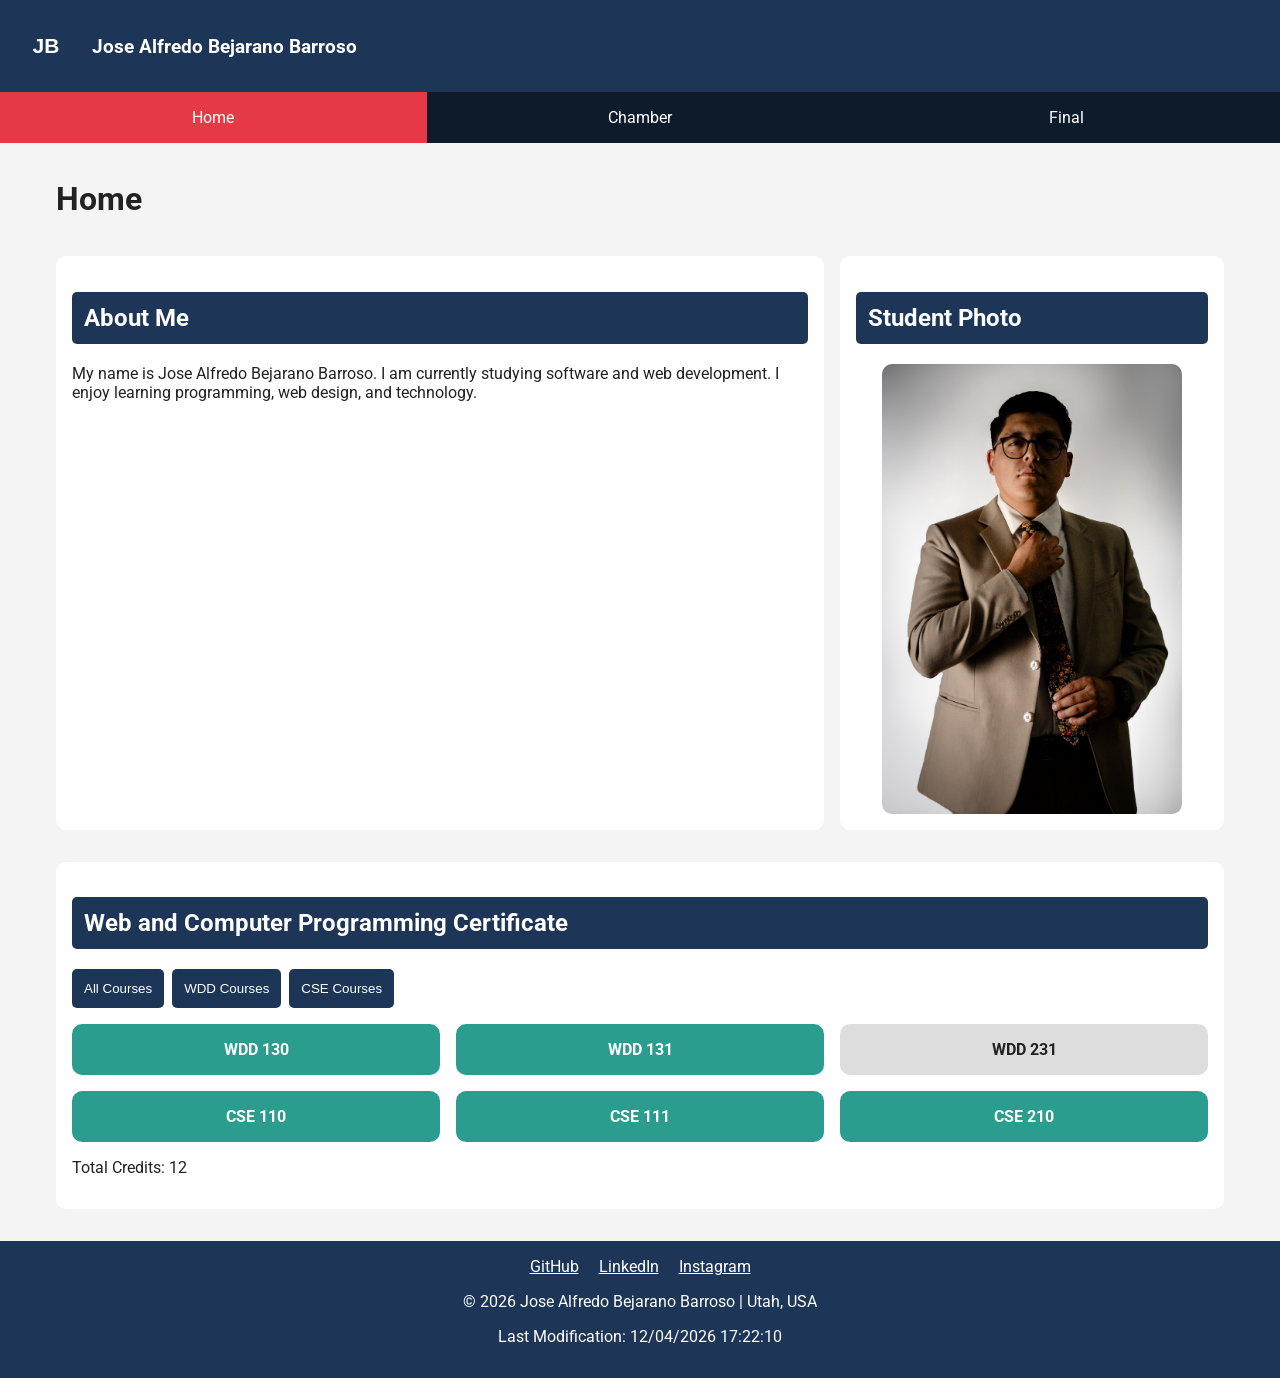
<file: index.html>
<!DOCTYPE html>
<html lang="en">
<head>
  <meta charset="UTF-8">
  <meta name="viewport" content="width=device-width, initial-scale=1.0">

  <title>WDD 231 | Home</title>

  <meta name="description" content="WDD231 course home page">
  <meta name="author" content="Jose Alfredo Bejarano Barroso">

  <link rel="preconnect" href="https://fonts.googleapis.com">
  <link rel="preconnect" href="https://fonts.gstatic.com" crossorigin>

  <link href="https://fonts.googleapis.com/css2?family=Roboto:wght@400;700&display=swap" rel="stylesheet">

  <link rel="stylesheet" href="styles/small.css">
  <link rel="stylesheet" href="styles/larger.css">

  <script src="scripts/navigation.js" defer></script>
  <script src="scripts/date.js" defer></script>
  <script src="scripts/course.js" defer></script>
</head>

<body>

<header>
  <img src="images/logo.svg" alt="Website Logo" width="60" height="60">

  <span>Jose Alfredo Bejarano Barroso</span>

  <button id="menu"></button>
</header>

<nav id="nav">
  <a href="index.html" class="active">Home</a>
  <a href="chamber/index.html">Chamber</a>
  <a href="#">Final</a>
</nav>

<main>

  <h1>Home</h1>

  <section>
    <h2>About Me</h2>

    <p>
      My name is Jose Alfredo Bejarano Barroso. I am currently studying software and web development.
      I enjoy learning programming, web design, and technology.
    </p>
  </section>

  <section>
    <h2>Student Photo</h2>

    <img src="images/profile.webp" alt="Student Photo" class="profile">
  </section>

  <section>
    <h2>Web and Computer Programming Certificate</h2>

    <div class="filters">
      <button id="all">All Courses</button>
      <button id="wdd">WDD Courses</button>
      <button id="cse">CSE Courses</button>
    </div>

    <div id="courses"></div>

    <p>Total Credits: <span id="totalCredits"></span></p>
  </section>

</main>

<footer>

  <div class="social">
    <a href="https://github.com/josebejarano543-ux" target="_blank">GitHub</a>

    <a href="https://linkedin.com" target="_blank">LinkedIn</a>

    <a href="https://instagram.com" target="_blank">Instagram</a>
  </div>

  <p>
    &copy;
    <span id="currentyear"></span>
    Jose Alfredo Bejarano Barroso | Utah, USA
  </p>

  <p id="lastModified"></p>

</footer>

</body>
</html>
</file>
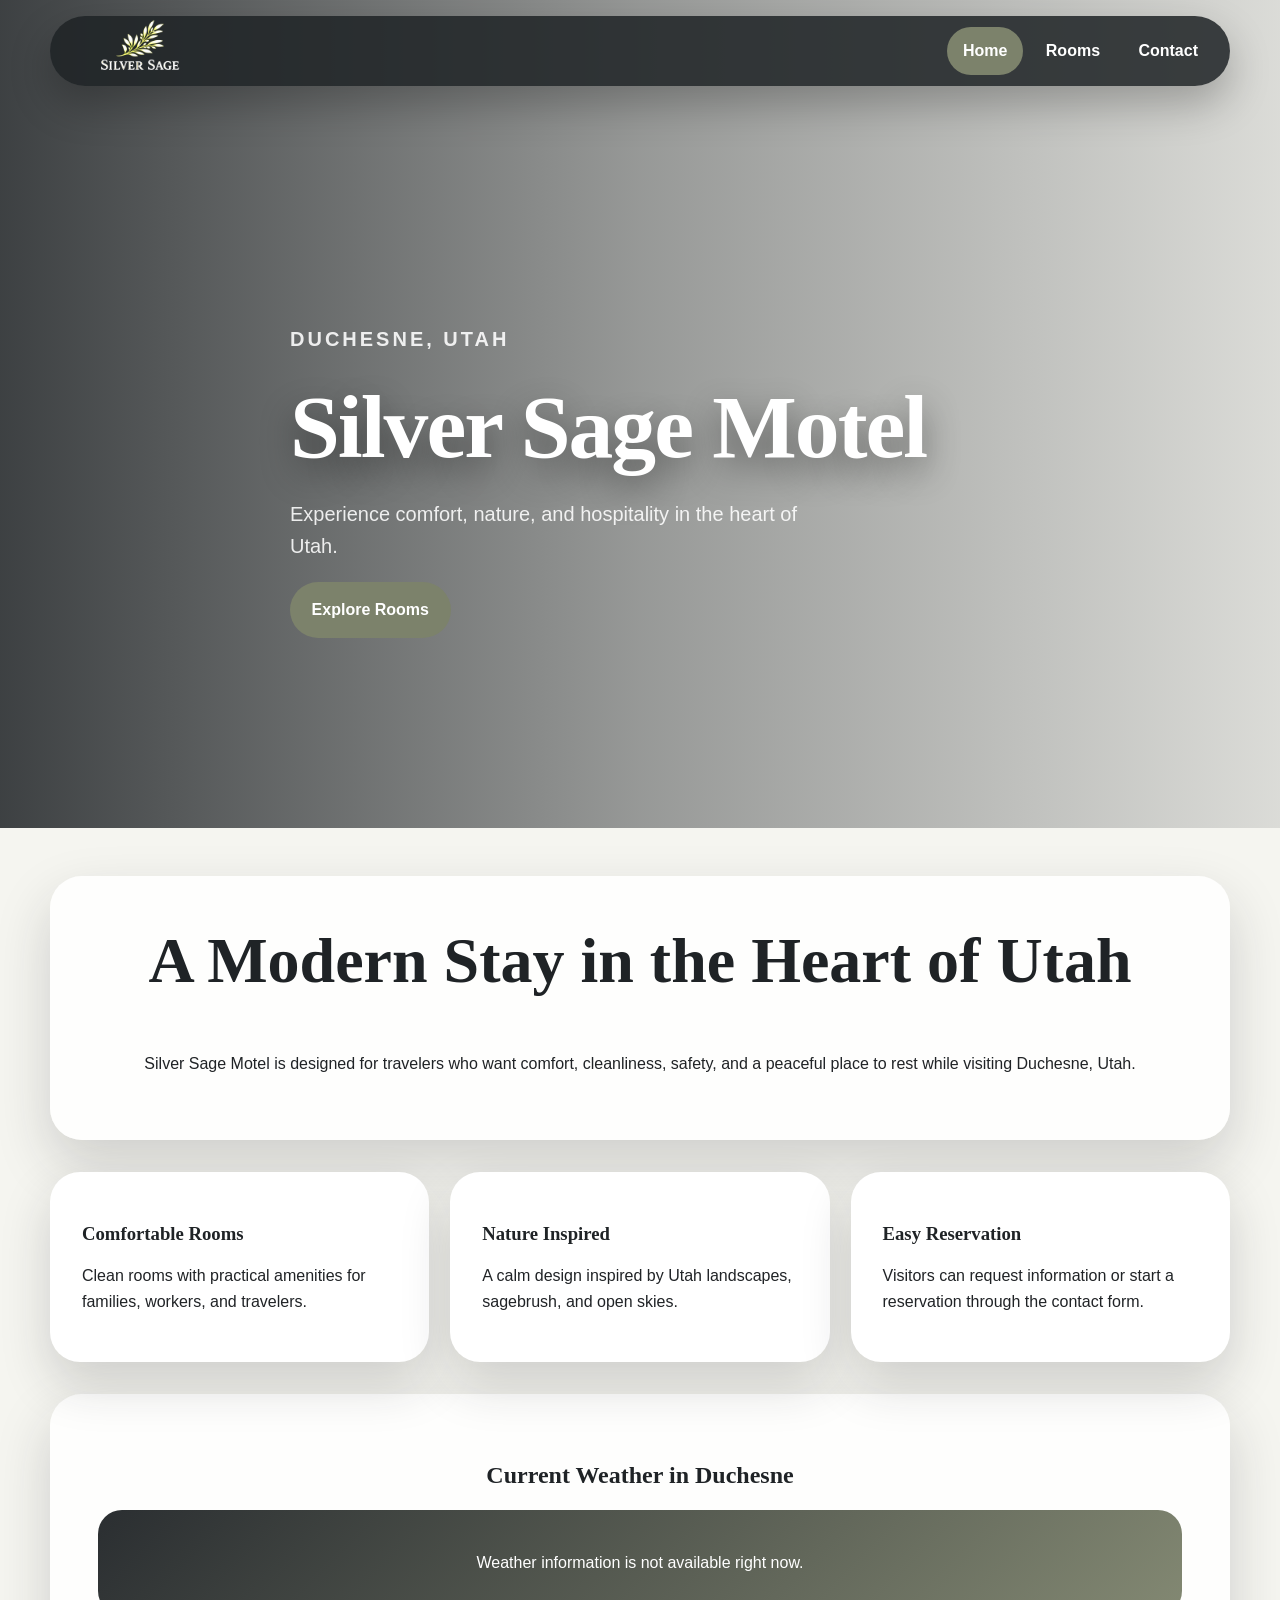
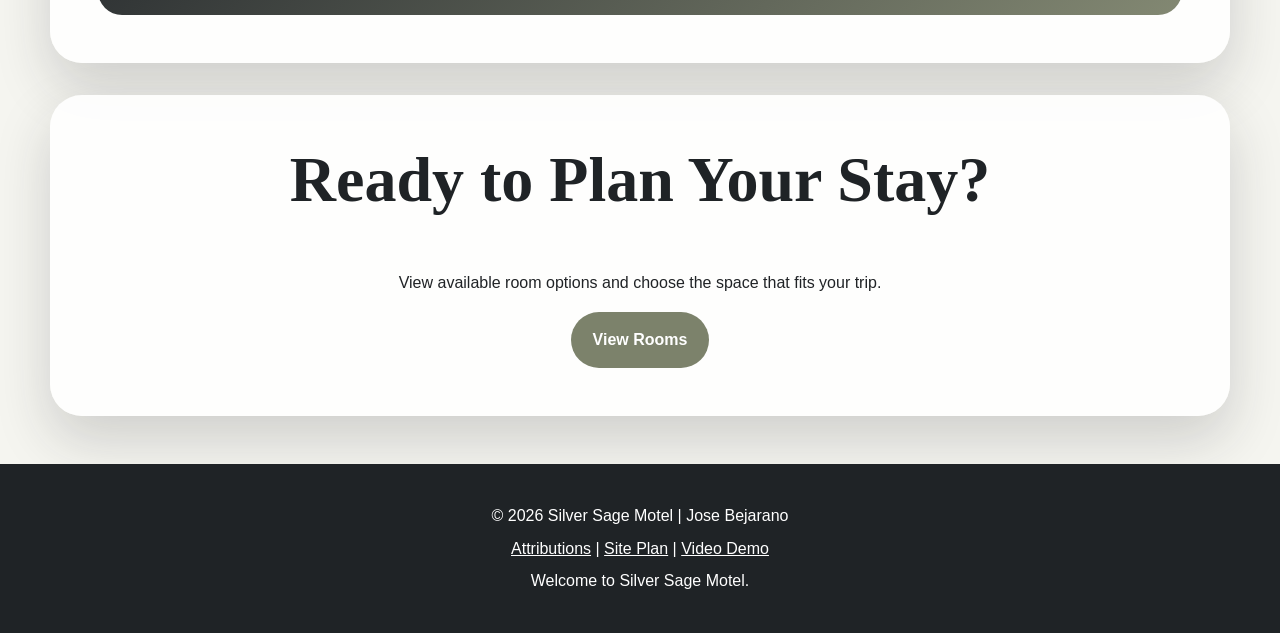
<file: finalproject/index.html>
<!DOCTYPE html>
<html lang="en">
<head>
  <meta charset="UTF-8">
  <meta name="viewport" content="width=device-width, initial-scale=1.0">
  <meta name="author" content="Jose Bejarano">
  <meta name="description" content="Silver Sage Motel in Duchesne, Utah offers comfortable rooms, modern amenities, and a welcoming place to stay.">
  <meta property="og:title" content="Silver Sage Motel">
  <meta property="og:description" content="Comfort inspired by nature in Duchesne, Utah.">
  <meta property="og:type" content="website">
  <title>Silver Sage Motel | Home</title>
  <link rel="icon" href="favicon.ico">
  <link rel="stylesheet" href="styles/styles.css">
  <script type="module" src="scripts/main.js"></script>
  <script type="module" src="scripts/weather.js"></script>
</head>

<body>
  <header>
    <nav class="navbar">
      <a class="logo" href="index.html">
        <img src="images/logo-transparent.png" alt="Silver Sage Motel Logo">
      </a>

      <button id="menu-button" aria-label="Open navigation menu">☰</button>

      <ul id="nav-menu">
        <li><a href="index.html" class="active">Home</a></li>
        <li><a href="rooms.html">Rooms</a></li>
        <li><a href="contact.html">Contact</a></li>
      </ul>
    </nav>

    <section class="hero">
      <div class="hero-text">
        <p class="eyebrow">Duchesne, Utah</p>
        <h1>Silver Sage Motel</h1>
        <p>Experience comfort, nature, and hospitality in the heart of Utah.</p>
        <a class="button" href="rooms.html">Explore Rooms</a>
      </div>
    </section>
  </header>

  <main>
    <section class="intro">
      <h2>A Modern Stay in the Heart of Utah</h2>
      <p>
        Silver Sage Motel is designed for travelers who want comfort, cleanliness,
        safety, and a peaceful place to rest while visiting Duchesne, Utah.
      </p>
    </section>

    <section class="cards">
      <article>
        <h3>Comfortable Rooms</h3>
        <p>Clean rooms with practical amenities for families, workers, and travelers.</p>
      </article>

      <article>
        <h3>Nature Inspired</h3>
        <p>A calm design inspired by Utah landscapes, sagebrush, and open skies.</p>
      </article>

      <article>
        <h3>Easy Reservation</h3>
        <p>Visitors can request information or start a reservation through the contact form.</p>
      </article>
    </section>

    <section class="weather-section">
      <h2>Current Weather in Duchesne</h2>
      <div id="weather-card" class="weather-card">
        Loading weather...
      </div>
    </section>

    <section class="cta">
      <h2>Ready to Plan Your Stay?</h2>
      <p>View available room options and choose the space that fits your trip.</p>
      <a class="button" href="rooms.html">View Rooms</a>
    </section>
  </main>

  <footer>
    <p>&copy; <span id="year"></span> Silver Sage Motel | Jose Bejarano</p>
    <p>
      <a href="attributions.html">Attributions</a> |
      <a href="siteplan.html">Site Plan</a> |
      <a href="#">Video Demo</a>
    </p>
    <p id="visit-message"></p>
  </footer>
</body>
</html>
</file>
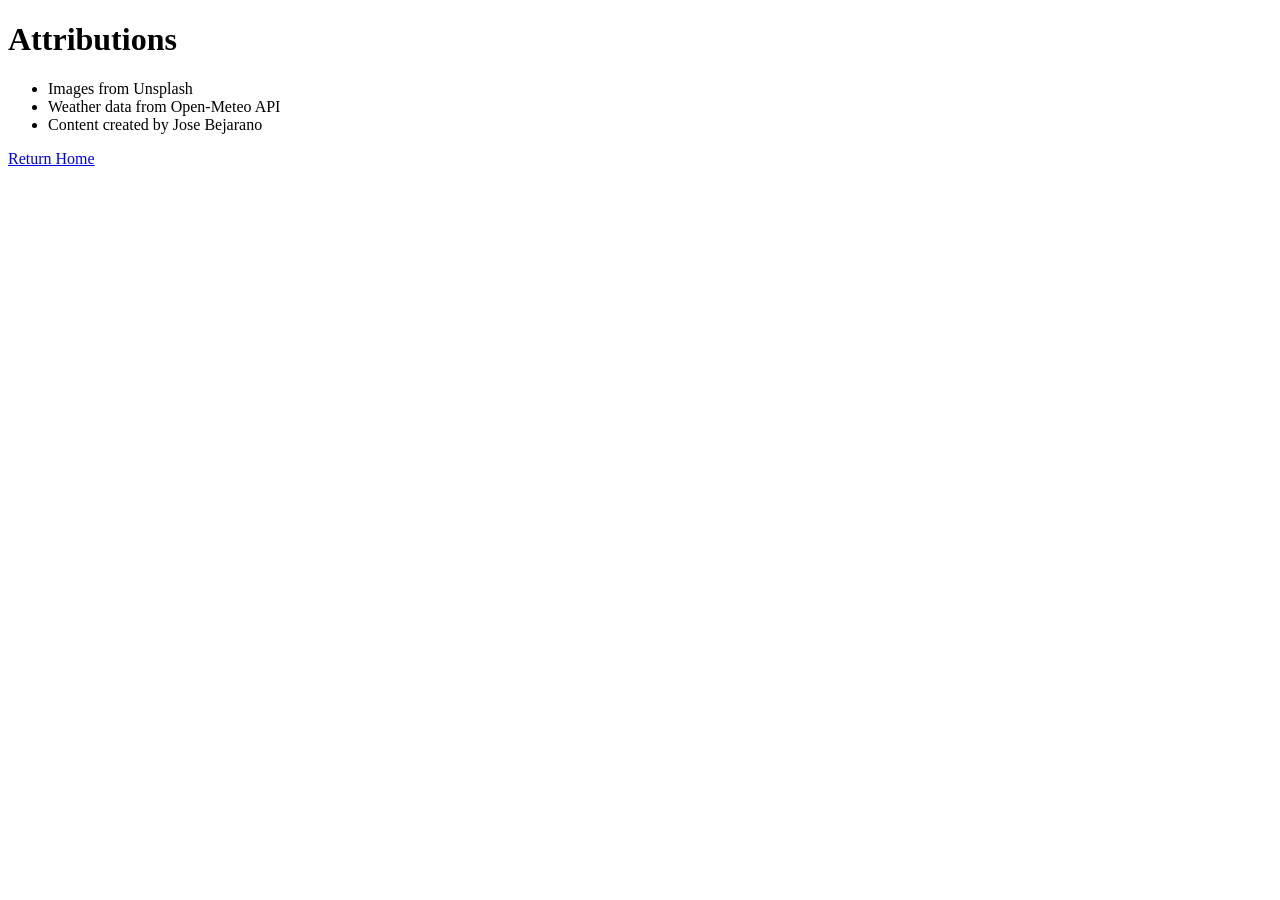
<file: finalproject/attributions.html>
<!DOCTYPE html>
<html lang="en">
<head>
<meta charset="UTF-8">
<meta name="viewport" content="width=device-width, initial-scale=1.0">
<title>Attributions</title>
</head>
<body>

<h1>Attributions</h1>

<ul>
<li>Images from Unsplash</li>
<li>Weather data from Open-Meteo API</li>
<li>Content created by Jose Bejarano</li>
</ul>

<a href="index.html">Return Home</a>

</body>
</html>
</file>
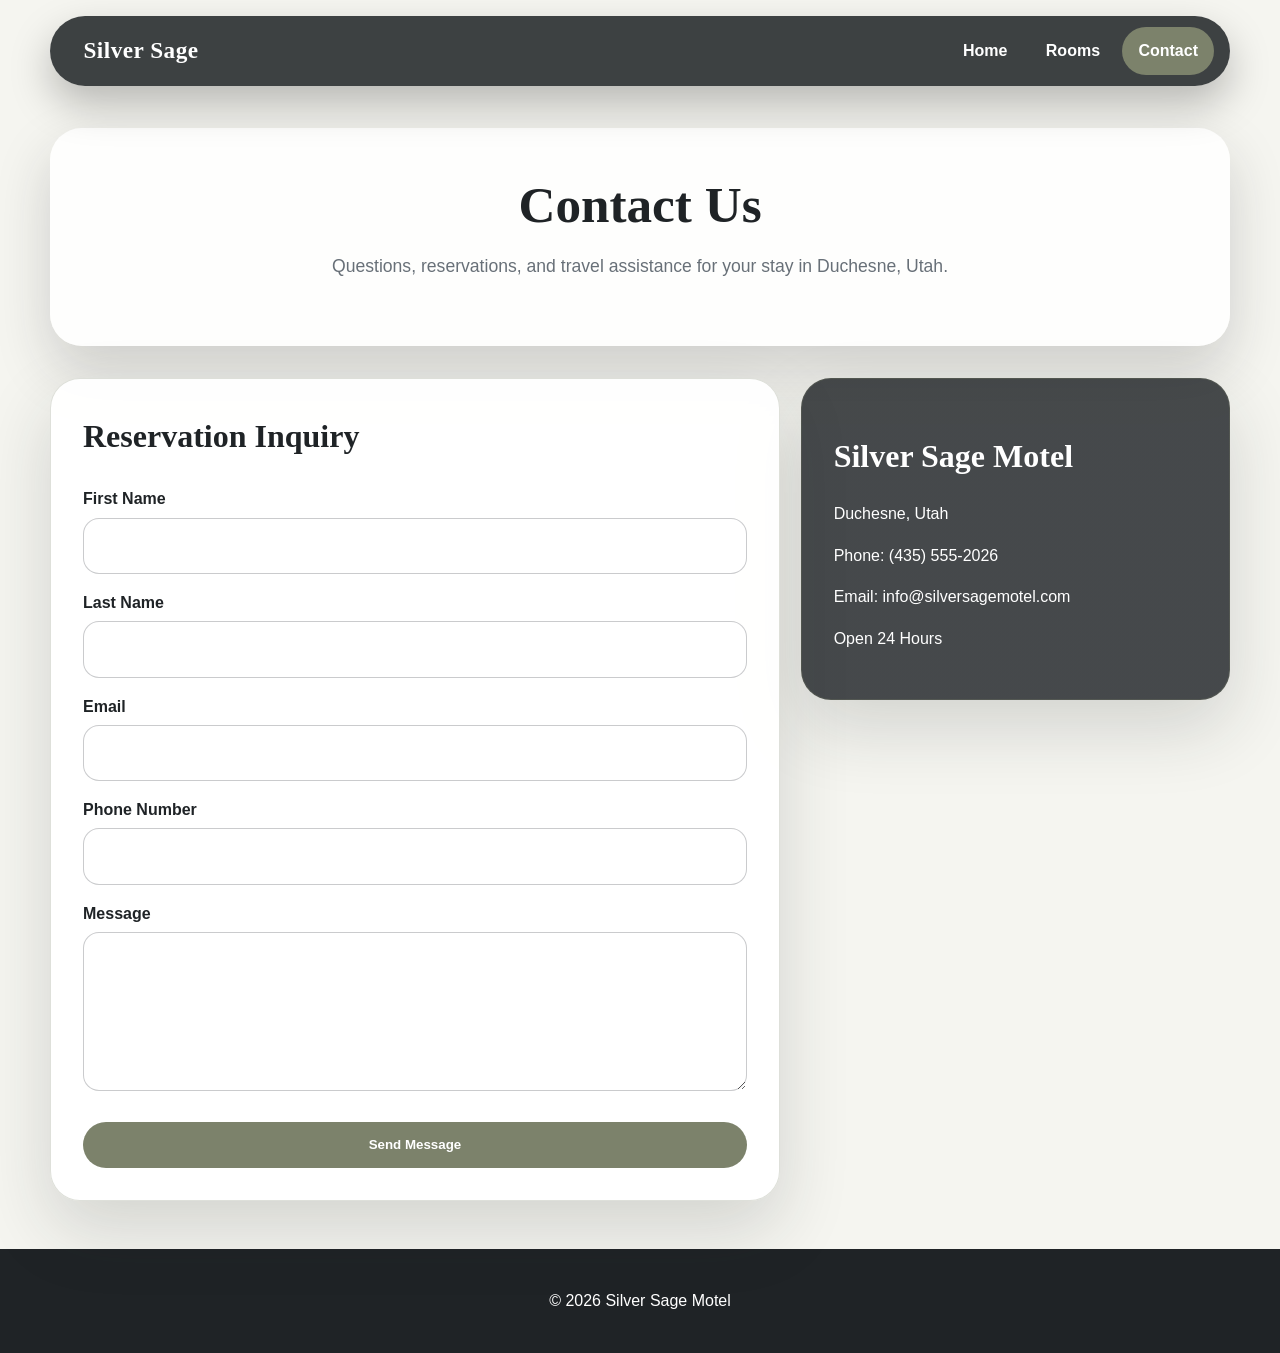
<file: finalproject/contact.html>
<!DOCTYPE html>
<html lang="en">
<head>
<meta charset="UTF-8">
<meta name="viewport" content="width=device-width, initial-scale=1.0">
<meta name="author" content="Jose Bejarano">
<meta name="description" content="Contact Silver Sage Motel in Duchesne, Utah.">
<title>Silver Sage Motel | Contact</title>

<link rel="stylesheet" href="styles/styles.css">

<script type="module" src="scripts/main.js"></script>
<script type="module" src="scripts/form.js"></script>
</head>

<body>

<header>
<nav class="navbar">
<a class="logo text-logo" href="index.html">Silver Sage</a>

<button id="menu-button">☰</button>

<ul id="nav-menu">
<li><a href="index.html">Home</a></li>
<li><a href="rooms.html">Rooms</a></li>
<li><a href="contact.html" class="active">Contact</a></li>
</ul>
</nav>
</header>

<main>

<section class="page-title">
<h1>Contact Us</h1>
<p>Questions, reservations, and travel assistance for your stay in Duchesne, Utah.</p>
</section>

<section class="contact-layout">

<form class="contact-form"
      action="form-action.html"
      method="get">

<label for="first">First Name</label>
<input type="text" id="first" name="first" required>

<label for="last">Last Name</label>
<input type="text" id="last" name="last" required>

<label for="email">Email</label>
<input type="email" id="email" name="email" required>

<label for="phone">Phone Number</label>
<input type="tel" id="phone" name="phone">

<label for="message">Message</label>
<textarea id="message"
          name="message"
          rows="5"
          required></textarea>

<button class="button" type="submit">
Send Message
</button>

</form>

<div class="contact-card">

<h2>Silver Sage Motel</h2>

<p>
Duchesne, Utah
</p>

<p>
Phone: (435) 555-2026
</p>

<p>
Email: info@silversagemotel.com
</p>

<p>
Open 24 Hours
</p>

</div>

</section>

</main>

<footer>
<p>&copy; <span id="year"></span> Silver Sage Motel</p>
</footer>

</body>
</html>
</file>
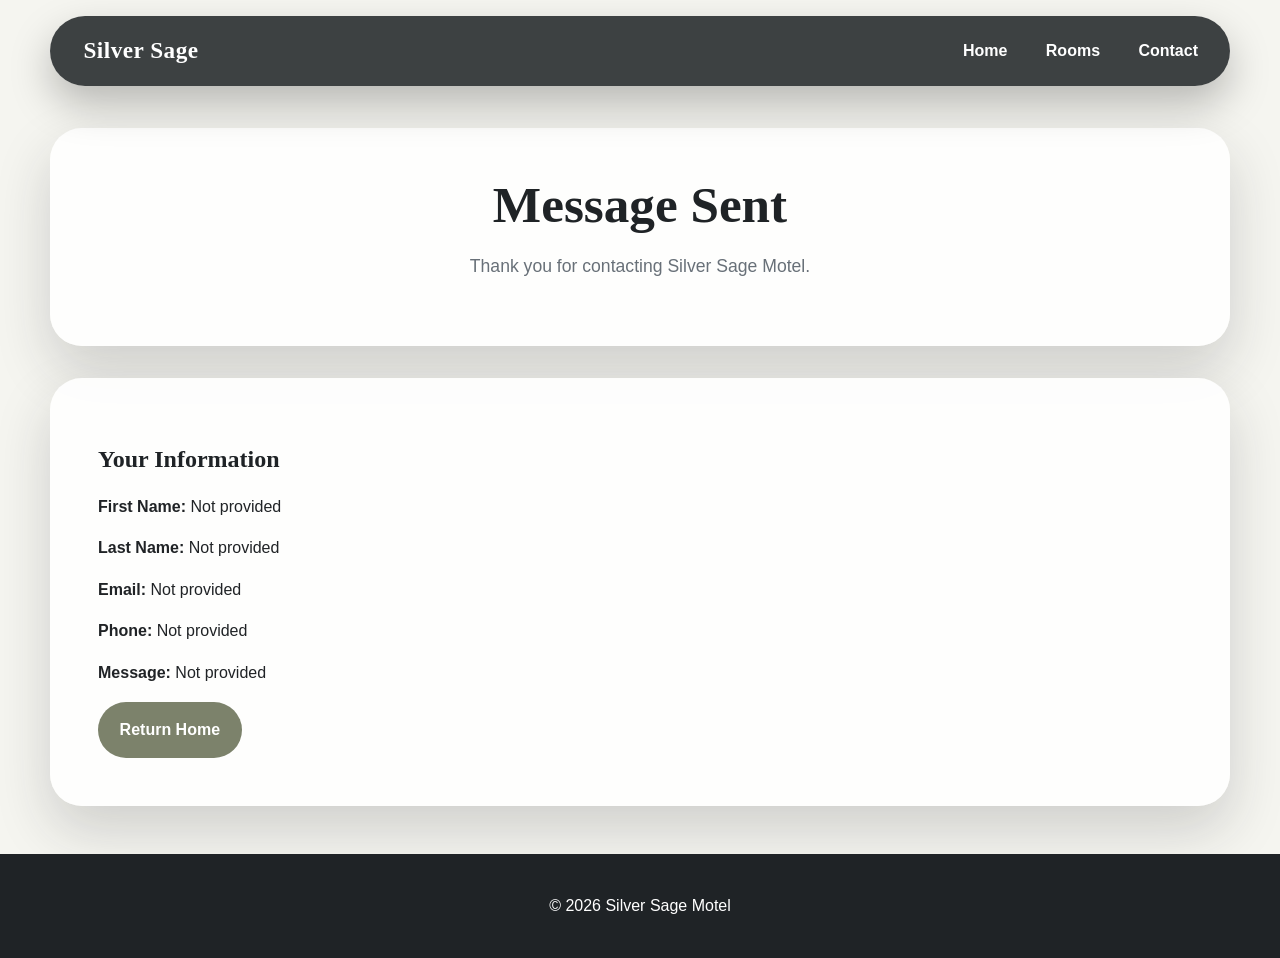
<file: finalproject/form-action.html>
<!DOCTYPE html>
<html lang="en">
<head>
  <meta charset="UTF-8">
  <meta name="viewport" content="width=device-width, initial-scale=1.0">
  <meta name="author" content="Jose Bejarano">
  <meta name="description" content="Silver Sage Motel form confirmation page.">
  <title>Silver Sage Motel | Message Sent</title>
  <link rel="stylesheet" href="styles/styles.css">
  <script type="module" src="scripts/main.js"></script>
</head>

<body>
  <header>
    <nav class="navbar">
      <a class="logo text-logo" href="index.html">Silver Sage</a>
      <button id="menu-button">☰</button>

      <ul id="nav-menu">
        <li><a href="index.html">Home</a></li>
        <li><a href="rooms.html">Rooms</a></li>
        <li><a href="contact.html">Contact</a></li>
      </ul>
    </nav>
  </header>

  <main>
    <section class="page-title">
      <h1>Message Sent</h1>
      <p>Thank you for contacting Silver Sage Motel.</p>
    </section>

    <section class="confirmation-card">
      <h2>Your Information</h2>
      <div id="form-results"></div>
      <a class="button" href="index.html">Return Home</a>
    </section>
  </main>

  <footer>
    <p>&copy; <span id="year"></span> Silver Sage Motel</p>
  </footer>

  <script>
    const params = new URLSearchParams(window.location.search);
    const results = document.querySelector("#form-results");

    results.innerHTML = `
      <p><strong>First Name:</strong> ${params.get("first") || "Not provided"}</p>
      <p><strong>Last Name:</strong> ${params.get("last") || "Not provided"}</p>
      <p><strong>Email:</strong> ${params.get("email") || "Not provided"}</p>
      <p><strong>Phone:</strong> ${params.get("phone") || "Not provided"}</p>
      <p><strong>Message:</strong> ${params.get("message") || "Not provided"}</p>
    `;
  </script>
</body>
</html>
</file>
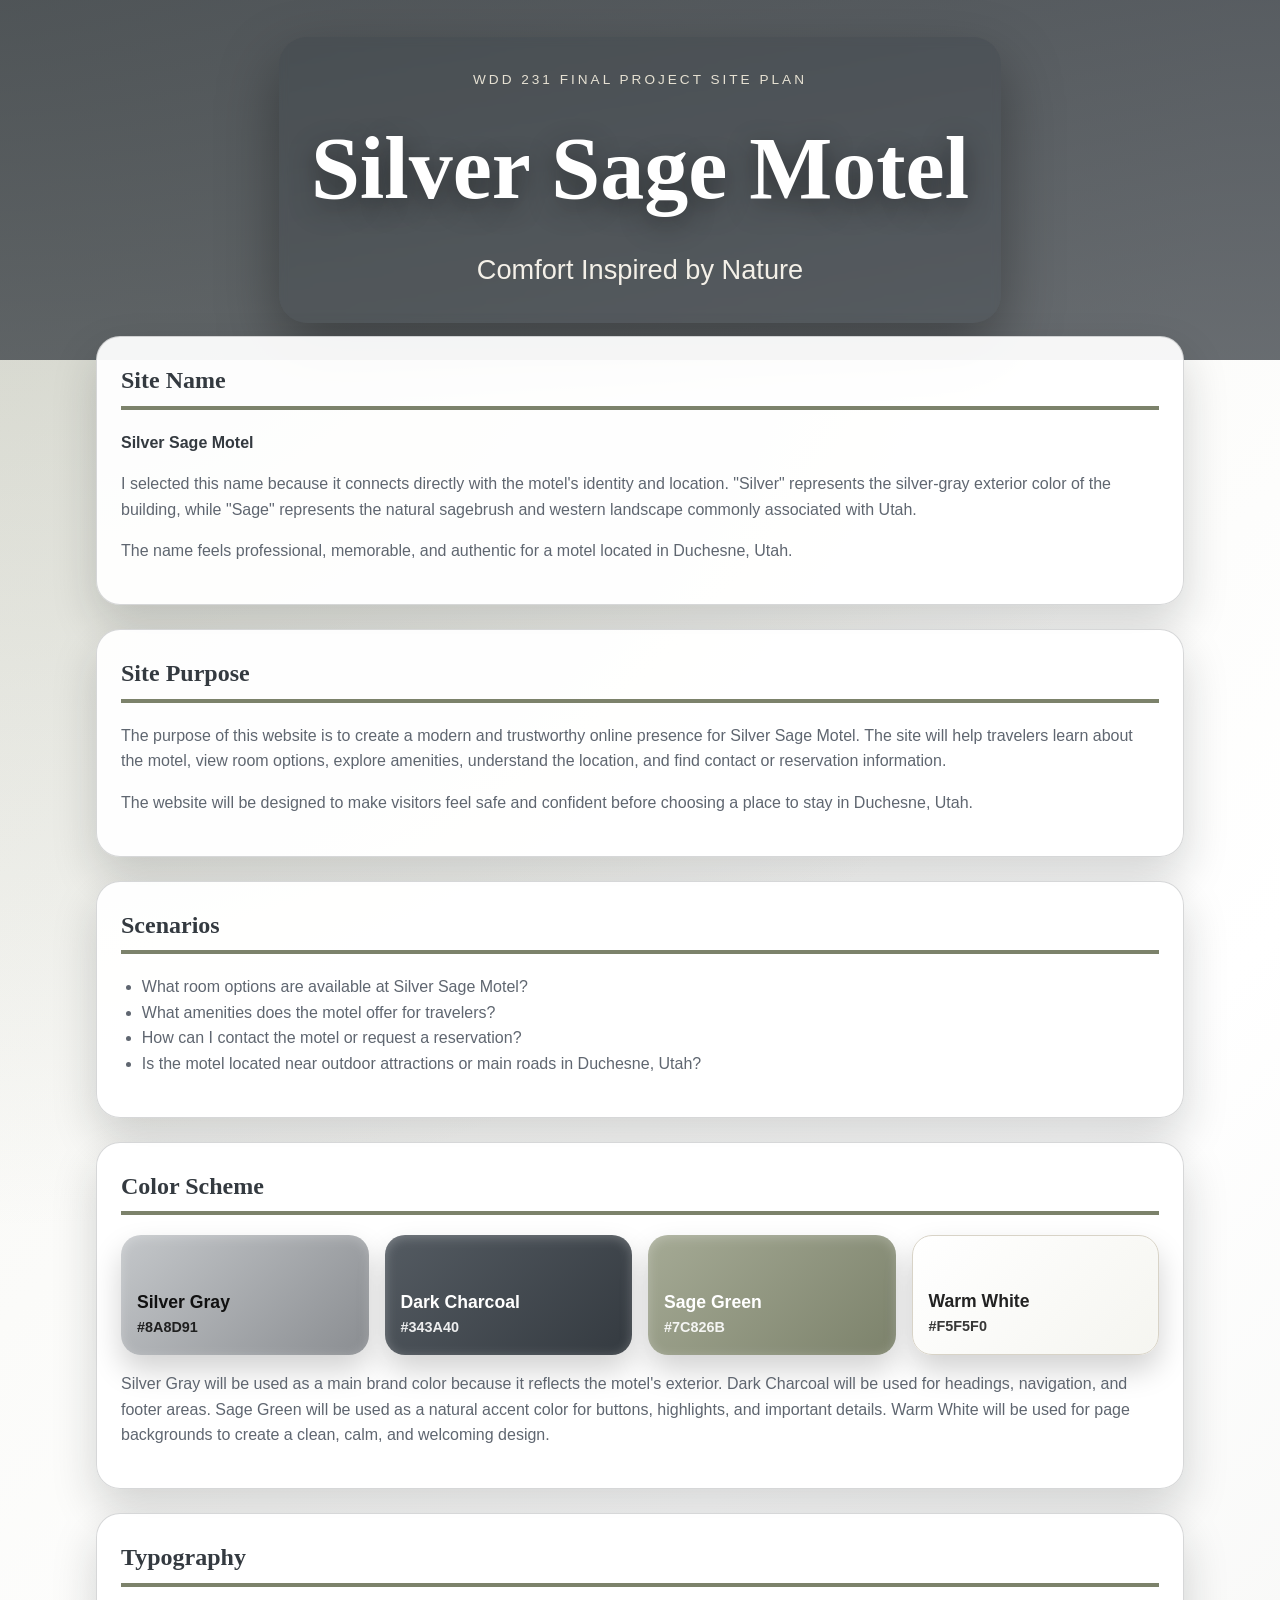
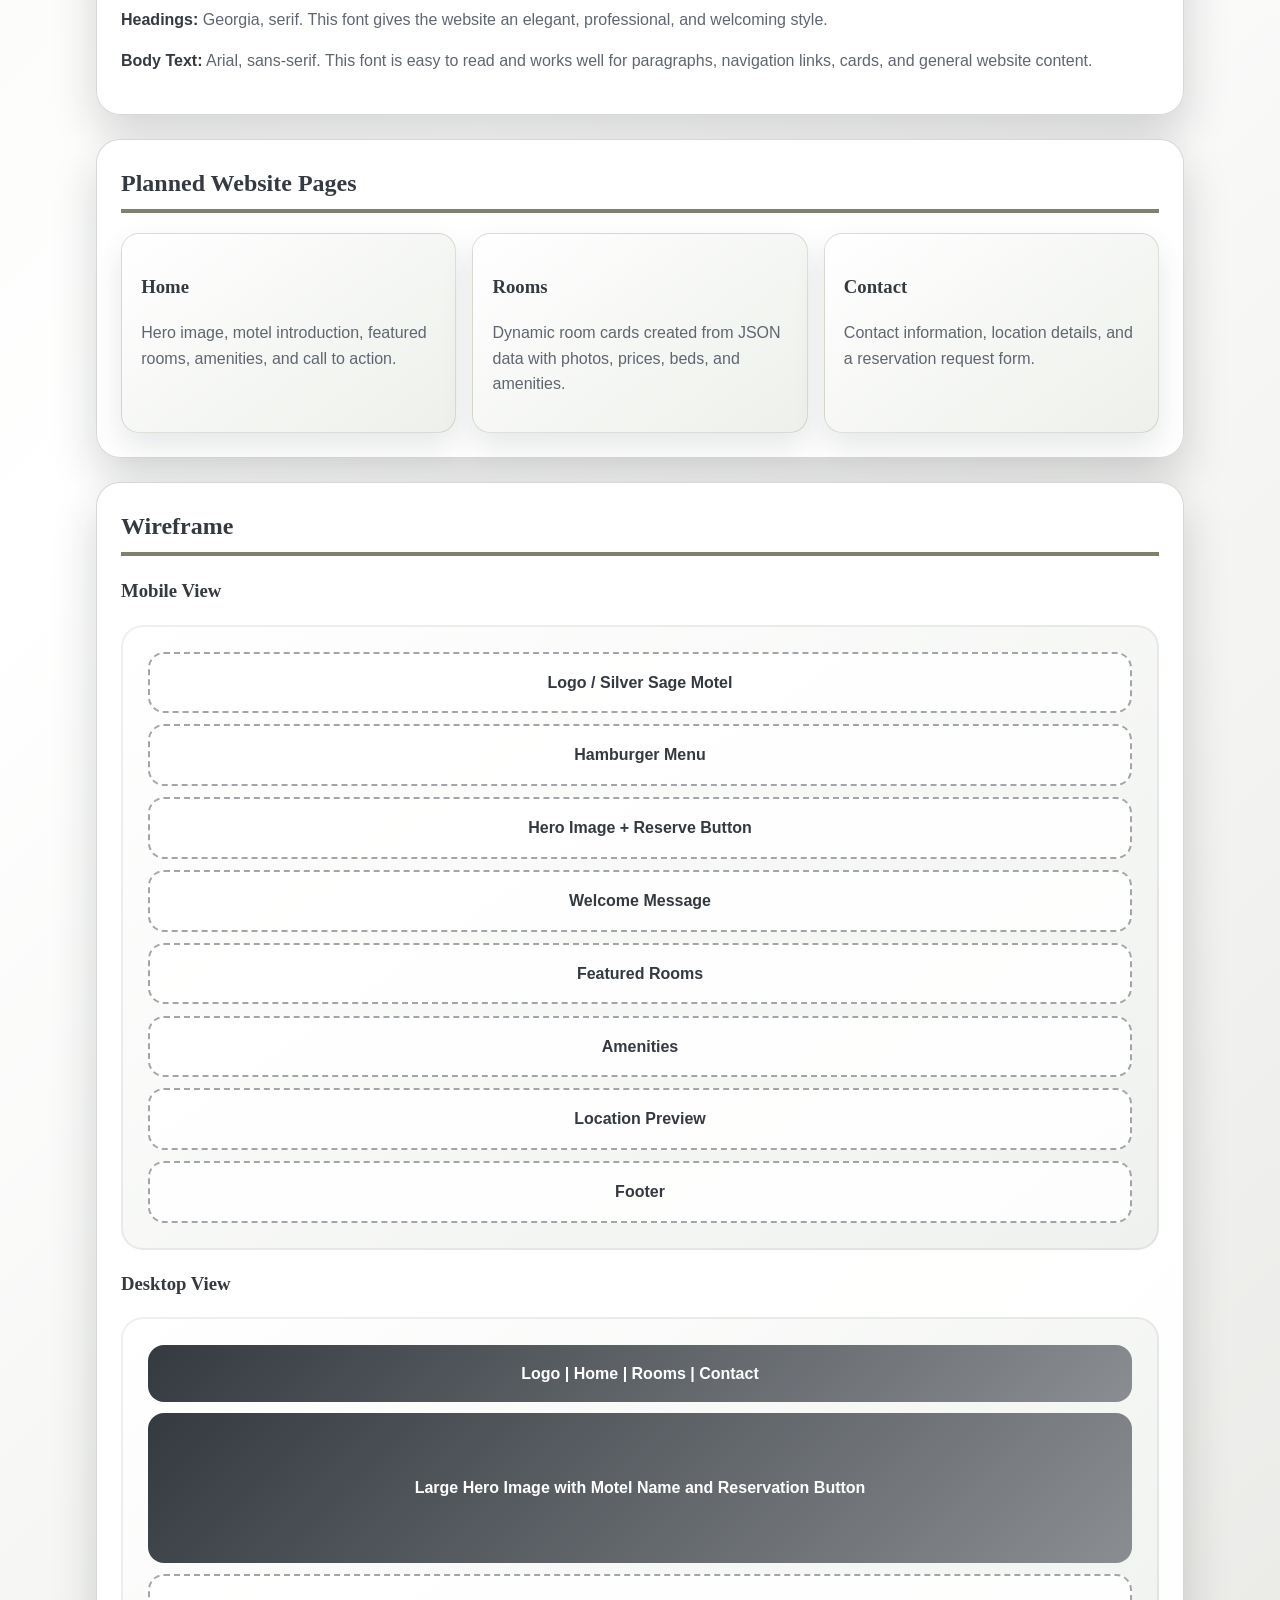
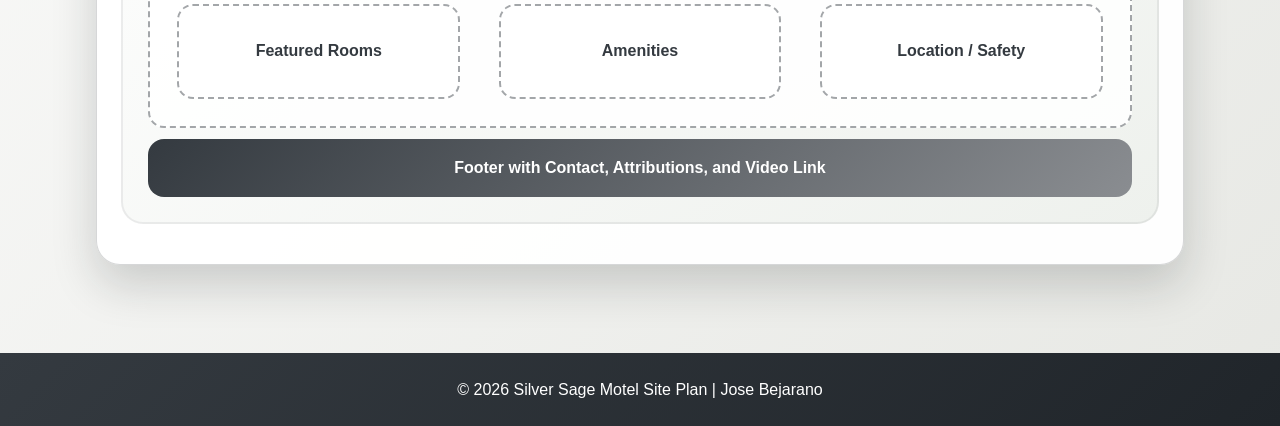
<file: finalproject/siteplan.html>
<!DOCTYPE html>
<html lang="en">
<head>
  <meta charset="UTF-8">
  <meta name="viewport" content="width=device-width, initial-scale=1.0">
  <meta name="author" content="Jose Bejarano">
  <meta name="description" content="Site plan for the Silver Sage Motel final website project in Duchesne, Utah.">
  <title>Silver Sage Motel Site Plan</title>
  <link rel="stylesheet" href="styles/siteplan.css">
</head>

<body>
  <header>
    <div class="hero-content">
      <p class="eyebrow">WDD 231 Final Project Site Plan</p>
      <h1>Silver Sage Motel</h1>
      <p class="tagline">Comfort Inspired by Nature</p>
    </div>
  </header>

  <main>
    <section class="card">
      <h2>Site Name</h2>
      <p><strong>Silver Sage Motel</strong></p>
      <p>
        I selected this name because it connects directly with the motel's identity and location.
        "Silver" represents the silver-gray exterior color of the building, while "Sage" represents
        the natural sagebrush and western landscape commonly associated with Utah.
      </p>
      <p>
        The name feels professional, memorable, and authentic for a motel located in Duchesne, Utah.
      </p>
    </section>

    <section class="card">
      <h2>Site Purpose</h2>
      <p>
        The purpose of this website is to create a modern and trustworthy online presence for
        Silver Sage Motel. The site will help travelers learn about the motel, view room options,
        explore amenities, understand the location, and find contact or reservation information.
      </p>
      <p>
        The website will be designed to make visitors feel safe and confident before choosing a place
        to stay in Duchesne, Utah.
      </p>
    </section>

    <section class="card">
      <h2>Scenarios</h2>
      <ul>
        <li>What room options are available at Silver Sage Motel?</li>
        <li>What amenities does the motel offer for travelers?</li>
        <li>How can I contact the motel or request a reservation?</li>
        <li>Is the motel located near outdoor attractions or main roads in Duchesne, Utah?</li>
      </ul>
    </section>

    <section class="card">
      <h2>Color Scheme</h2>

      <div class="colors">
        <div class="color-box silver">
          <span>Silver Gray</span>
          <small>#8A8D91</small>
        </div>

        <div class="color-box charcoal">
          <span>Dark Charcoal</span>
          <small>#343A40</small>
        </div>

        <div class="color-box sage">
          <span>Sage Green</span>
          <small>#7C826B</small>
        </div>

        <div class="color-box warm">
          <span>Warm White</span>
          <small>#F5F5F0</small>
        </div>
      </div>

      <p>
        Silver Gray will be used as a main brand color because it reflects the motel's exterior.
        Dark Charcoal will be used for headings, navigation, and footer areas. Sage Green will be
        used as a natural accent color for buttons, highlights, and important details. Warm White
        will be used for page backgrounds to create a clean, calm, and welcoming design.
      </p>
    </section>

    <section class="card">
      <h2>Typography</h2>
      <p>
        <strong>Headings:</strong> Georgia, serif. This font gives the website an elegant,
        professional, and welcoming style.
      </p>
      <p>
        <strong>Body Text:</strong> Arial, sans-serif. This font is easy to read and works well for
        paragraphs, navigation links, cards, and general website content.
      </p>
    </section>

    <section class="card">
      <h2>Planned Website Pages</h2>
      <div class="page-grid">
        <article>
          <h3>Home</h3>
          <p>Hero image, motel introduction, featured rooms, amenities, and call to action.</p>
        </article>

        <article>
          <h3>Rooms</h3>
          <p>Dynamic room cards created from JSON data with photos, prices, beds, and amenities.</p>
        </article>

        <article>
          <h3>Contact</h3>
          <p>Contact information, location details, and a reservation request form.</p>
        </article>
      </div>
    </section>

    <section class="card">
      <h2>Wireframe</h2>

      <h3>Mobile View</h3>
      <div class="wireframe mobile">
        <div>Logo / Silver Sage Motel</div>
        <div>Hamburger Menu</div>
        <div>Hero Image + Reserve Button</div>
        <div>Welcome Message</div>
        <div>Featured Rooms</div>
        <div>Amenities</div>
        <div>Location Preview</div>
        <div>Footer</div>
      </div>

      <h3>Desktop View</h3>
      <div class="wireframe desktop">
        <div class="nav">Logo | Home | Rooms | Contact</div>
        <div class="hero-box">Large Hero Image with Motel Name and Reservation Button</div>
        <div class="desktop-grid">
          <div>Featured Rooms</div>
          <div>Amenities</div>
          <div>Location / Safety</div>
        </div>
        <div class="footer-box">Footer with Contact, Attributions, and Video Link</div>
      </div>
    </section>
  </main>

  <footer>
    <p>&copy; 2026 Silver Sage Motel Site Plan | Jose Bejarano</p>
  </footer>
</body>
</html>
</file>
<file: styles/small.css>
* {
  box-sizing: border-box;
}

body {
  margin: 0;
  font-family: "Roboto", sans-serif;
  background-color: #f4f4f4;
  color: #222;
}

header {
  display: flex;
  align-items: center;
  gap: 1rem;
  background-color: #1d3557;
  color: white;
  padding: 1rem;
}

header span {
  font-size: 1.2rem;
  font-weight: 700;
}

#menu {
  margin-left: auto;
  border: none;
  background: none;
  color: white;
  font-size: 2rem;
  cursor: pointer;
}

#menu::before {
  content: "☰";
}

#menu.open::before {
  content: "✖";
}

nav {
  display: none;
  flex-direction: column;
  background-color: #0d1b2a;
}

nav.open {
  display: flex;
}

nav a {
  color: white;
  text-decoration: none;
  padding: 1rem;
  text-align: center;
}

nav a:hover {
  background-color: #457b9d;
}

.active {
  background-color: #e63946;
}

main {
  padding: 1rem;
  max-width: 1200px;
  margin: auto;
}

section {
  background-color: white;
  padding: 1rem;
  margin-bottom: 1rem;
  border-radius: 10px;
}

section h2 {
  background-color: #1d3557;
  color: white;
  padding: .75rem;
  border-radius: 5px;
}

.profile {
  width: 100%;
  max-width: 300px;
  display: block;
  margin: auto;
  border-radius: 10px;
}

.filters {
  display: flex;
  flex-direction: column;
  gap: .5rem;
  margin-bottom: 1rem;
}

.filters button {
  padding: .75rem;
  border: none;
  background-color: #1d3557;
  color: white;
  border-radius: 5px;
  cursor: pointer;
}

.filters button:hover {
  background-color: #457b9d;
}

#courses {
  display: grid;
  gap: 1rem;
}

.course-card {
  padding: 1rem;
  text-align: center;
  background-color: #ddd;
  border-radius: 10px;
  font-weight: bold;
}

.completed {
  background-color: #2a9d8f;
  color: white;
}

footer {
  background-color: #1d3557;
  color: white;
  text-align: center;
  padding: 1rem;
}

.social {
  margin-bottom: 1rem;
}

.social a {
  color: white;
  margin: 0 .5rem;
}
</file>
<file: styles/larger.css>
@media screen and (min-width: 700px) {

  #menu {
    display: none;
  }

  nav {
    display: flex;
    flex-direction: row;
    justify-content: center;
  }

  nav a {
    flex: 1;
  }

  main {
    display: grid;
    grid-template-columns: 2fr 1fr;
    gap: 1rem;
  }

  main h1 {
    grid-column: 1 / 3;
  }

  section:nth-of-type(3) {
    grid-column: 1 / 3;
  }

  .filters {
    flex-direction: row;
  }

  #courses {
    grid-template-columns: repeat(3, 1fr);
  }
}
</file>
<file: finalproject/styles/styles.css>
:root {
  --charcoal: #1f2326;
  --sage: #7c826b;
  --deep-sage: #5f6653;
  --warm: #f5f5f0;
  --white: #ffffff;
  --text: #202326;
  --muted: #687078;
  --light-silver: #d9dcde;
  --shadow: rgba(31, 35, 38, 0.18);
}

* {
  box-sizing: border-box;
}

body {
  margin: 0;
  font-family: Arial, sans-serif;
  color: var(--text);
  background: var(--warm);
  line-height: 1.6;
}

img {
  max-width: 100%;
  display: block;
}

h1,
h2,
h3 {
  font-family: Georgia, serif;
  color: var(--charcoal);
  line-height: 1.15;
}

a {
  color: inherit;
}

.navbar {
  width: min(1180px, calc(100% - 2rem));
  position: fixed;
  top: 1rem;
  left: 50%;
  transform: translateX(-50%);
  z-index: 50;
  background: rgba(31, 35, 38, 0.86);
  color: white;
  display: flex;
  align-items: center;
  justify-content: space-between;
  padding: 0.85rem 1rem;
  border-radius: 999px;
  box-shadow: 0 18px 40px rgba(0,0,0,0.25);
}

.logo,
.text-logo {
  color: white;
  font-family: Georgia, serif;
  font-size: 1.45rem;
  font-weight: 700;
  text-decoration: none;
  letter-spacing: 0.5px;
}

#menu-button {
  background: var(--sage);
  color: white;
  border: none;
  padding: 0.45rem 0.75rem;
  border-radius: 999px;
  font-size: 1.25rem;
  cursor: pointer;
}

#nav-menu {
  display: none;
  list-style: none;
  padding: 0.5rem;
  margin: 0;
  position: absolute;
  top: 4.2rem;
  right: 0;
  background: rgba(31, 35, 38, 0.96);
  border-radius: 22px;
}

#nav-menu.open {
  display: block;
}

#nav-menu a {
  display: block;
  color: white;
  text-decoration: none;
  padding: 0.85rem 1.25rem;
  border-radius: 999px;
  font-weight: 600;
}

#nav-menu a:hover,
#nav-menu a.active {
  background: var(--sage);
}

.hero {
  min-height: 92vh;
  background:
    linear-gradient(90deg, rgba(31,35,38,0.86), rgba(31,35,38,0.44), rgba(31,35,38,0.12)),
    url("https://images.unsplash.com/photo-1445019980597-93fa8acb246c?auto=format&fit=crop&w=1600&q=80");
  background-size: cover;
  background-position: center;
  display: flex;
  align-items: center;
  padding: 7rem 1.2rem 3rem;
}

.hero-text {
  width: min(1180px, 100%);
  margin: 0 auto;
  color: white;
}

.hero-logo {
  display: none;
}

.hero h1 {
  color: white;
  font-size: clamp(2.9rem, 7vw, 5.6rem);
  max-width: 850px;
  margin: 0;
  letter-spacing: -2px;
  text-shadow: 0 14px 35px rgba(0,0,0,0.45);
}

.hero p {
  max-width: 560px;
  font-size: 1.25rem;
  color: rgba(255,255,255,0.88);
}

.eyebrow,
.room-type {
  color: var(--light-silver);
  text-transform: uppercase;
  letter-spacing: 3px;
  font-size: 0.8rem;
  font-weight: 700;
}

.button,
.save-button {
  display: inline-block;
  background: var(--sage);
  color: white;
  border: none;
  text-decoration: none;
  padding: 0.95rem 1.35rem;
  border-radius: 999px;
  font-weight: 700;
  cursor: pointer;
}

.button:hover,
.save-button:hover {
  background: var(--deep-sage);
}

main {
  width: min(1180px, calc(100% - 2rem));
  margin: 0 auto;
}

.intro,
.page-title,
.weather-section,
.cta,
.confirmation-card {
  background: rgba(255,255,255,0.9);
  margin: 2rem 0;
  padding: clamp(1.4rem, 4vw, 3rem);
  border-radius: 32px;
  box-shadow: 0 24px 55px var(--shadow);
}

.intro,
.page-title,
.cta,
.weather-section {
  text-align: center;
}

.intro h2,
.page-title h1,
.cta h2 {
  font-size: clamp(2rem, 5vw, 4rem);
  margin-top: 0;
}

.cards,
.room-grid,
.contact-layout {
  display: grid;
  gap: 1.3rem;
}

.cards article,
.room-card,
.contact-form,
.contact-card {
  background: white;
  border-radius: 30px;
  box-shadow: 0 22px 50px var(--shadow);
  overflow: hidden;
}

.cards article {
  padding: 2rem;
}

.cards article:hover,
.room-card:hover {
  transform: translateY(-6px);
}

.room-card img {
  width: 100%;
  height: 260px;
  object-fit: cover;
}

.room-card-content {
  padding: 1.35rem;
}

.room-card ul {
  padding-left: 1.2rem;
}

.room-actions {
  display: flex;
  gap: 0.75rem;
  flex-wrap: wrap;
}

.save-button {
  background: var(--charcoal);
}

.filter-box {
  background: white;
  padding: 1rem;
  border-radius: 22px;
  margin: 1.3rem 0;
  box-shadow: 0 14px 30px rgba(31,35,38,0.12);
}

.weather-card {
  background: linear-gradient(135deg, rgba(31,35,38,0.95), rgba(124,130,107,0.95));
  color: white;
  padding: 1.5rem;
  border-radius: 24px;
}

.weather-card p {
  color: white;
}

select,
input,
textarea {
  width: 100%;
  padding: 0.9rem 1rem;
  border: 1px solid rgba(138,141,145,0.45);
  border-radius: 16px;
  font: inherit;
  background: white;
  margin: 0.35rem 0 1rem;
}

label {
  font-weight: 700;
  color: var(--charcoal);
}

.contact-form,
.contact-card {
  padding: 2rem;
}

dialog {
  border: none;
  border-radius: 30px;
  width: min(760px, 92%);
  box-shadow: 0 30px 90px rgba(0,0,0,0.45);
  padding: 1.5rem;
}

dialog::backdrop {
  background: rgba(0,0,0,0.68);
}

#modal-content img {
  border-radius: 22px;
  width: 100%;
  max-height: 420px;
  object-fit: cover;
}

footer {
  background: var(--charcoal);
  color: white;
  text-align: center;
  padding: 2rem 1rem;
  margin-top: 3rem;
}

footer a {
  color: white;
}

footer p {
  margin: 0.45rem 0;
}

@media (min-width: 760px) {
  #menu-button {
    display: none;
  }

  #nav-menu {
    display: flex;
    position: static;
    background: transparent;
    padding: 0;
    gap: 0.4rem;
  }

  #nav-menu a {
    padding: 0.7rem 1rem;
  }

  .cards {
    grid-template-columns: repeat(3, 1fr);
  }

  .room-grid {
    grid-template-columns: repeat(2, 1fr);
  }

  .contact-layout {
    grid-template-columns: 1.7fr 1fr;
    align-items: start;
  }
}

@media (min-width: 1080px) {
  .room-grid {
    grid-template-columns: repeat(3, 1fr);
  }
}
/* Premium Contact Page */
.contact-layout {
  margin-top: 2rem;
}

.contact-form,
.contact-card {
  background: rgba(255, 255, 255, 0.94);
  border: 1px solid rgba(124, 130, 107, 0.25);
  box-shadow: 0 28px 70px rgba(31, 35, 38, 0.16);
}

.contact-form {
  position: relative;
}

.contact-form::before {
  content: "Reservation Inquiry";
  display: block;
  font-family: Georgia, serif;
  font-size: 2rem;
  font-weight: 700;
  color: var(--charcoal);
  margin-bottom: 1.5rem;
}

.contact-card {
  background:
    linear-gradient(rgba(31,35,38,.82), rgba(31,35,38,.82)),
    url("https://images.unsplash.com/photo-1445019980597-93fa8acb246c?auto=format&fit=crop&w=900&q=80");
  background-size: cover;
  background-position: center;
  color: white;
}

.contact-card h2,
.contact-card p,
.contact-card strong {
  color: white;
}

.contact-card h2 {
  font-size: 2rem;
}

input,
textarea {
  transition: border-color .2s ease, box-shadow .2s ease;
}

input:focus,
textarea:focus,
select:focus {
  outline: none;
  border-color: var(--sage);
  box-shadow: 0 0 0 4px rgba(124,130,107,.18);
}

.contact-form .button {
  width: 100%;
  margin-top: .5rem;
}
.page-title h1 {
  font-size: clamp(2.5rem, 5vw, 4.5rem) !important;
  margin-bottom: .5rem;
}

.page-title p {
  font-size: 1.1rem;
  color: var(--muted);
}
/* Premium Hero Logo */

.hero-logo {
  display: block !important;
  width: 450px !important;
  height: auto !important;
  margin-bottom: 2rem !important;
  opacity: 1 !important;

  filter:
    brightness(2.5)
    contrast(1.5)
    drop-shadow(0 0 20px rgba(255,255,255,.7))
    drop-shadow(0 0 40px rgba(255,255,255,.4));
}

.hero-text {
  max-width: 700px;
}
/* Navbar Logo */
.navbar .logo {
  display: flex !important;
  align-items: center !important;
  justify-content: center !important;
  width: 220px !important;
  height: 60px !important;
}

.navbar .logo img {
  width: 190px;
  height: auto;
  display: block;
  filter: brightness(2.3) contrast(1.4);
}

/* Hero Logo */
.hero-logo {
  display: block !important;
  width: 330px !important;
  height: auto !important;
  margin-bottom: 1.5rem !important;
  opacity: 1 !important;
  filter:
    brightness(2.5)
    contrast(1.5)
    drop-shadow(0 0 20px rgba(255,255,255,.7));
}
/* ===== FIX NAVBAR OVERLAP ===== */

.hero {
  padding-top: 10rem !important;
}

.page-title {
  margin-top: 8rem !important;
}

.intro {
  margin-top: 3rem !important;
}

/* ===== SMALLER NAVBAR ===== */

.navbar {
  padding: 0.45rem 1rem !important;
  min-height: 70px !important;
}

.navbar .logo {
  display: flex !important;
  align-items: center !important;
  justify-content: center !important;
  width: 150px !important;
  height: 50px !important;
}

.navbar .logo img {
  width: 180px !important;
  height: auto !important;
  display: block !important;
  filter: brightness(2.3) contrast(1.4);
}

/* ===== CLEAN PAGE TITLES ===== */

.page-title h1 {
  font-size: clamp(2.5rem, 5vw, 4.5rem) !important;
  margin-top: 0 !important;
  margin-bottom: 1rem !important;
}

.page-title p {
  font-size: 1.1rem !important;
  color: var(--muted) !important;
}
.navbar {
  padding: 0.45rem 1rem !important;
  min-height: 70px !important;
}
.page-title h1 {
  font-size: clamp(2.5rem, 4vw, 4.5rem) !important;
}
</file>
<file: finalproject/styles/siteplan.css>
:root {
  --silver-gray: #8a8d91;
  --dark-charcoal: #343a40;
  --sage-green: #7c826b;
  --warm-white: #f5f5f0;
  --white: #ffffff;
  --text: #222831;
  --soft-text: #5f6670;
  --shadow: rgba(20, 25, 30, 0.18);
}

* {
  box-sizing: border-box;
}

body {
  margin: 0;
  font-family: Arial, sans-serif;
  color: var(--text);
  background:
    radial-gradient(circle at top left, rgba(124, 130, 107, 0.35), transparent 32%),
    linear-gradient(135deg, var(--warm-white) 0%, #ffffff 45%, #e7e8e4 100%);
  line-height: 1.6;
}

header {
  min-height: 360px;
  display: flex;
  align-items: center;
  justify-content: center;
  text-align: center;
  padding: 2rem;
  color: var(--white);
  background:
    linear-gradient(rgba(52, 58, 64, 0.82), rgba(52, 58, 64, 0.74)),
    url("https://images.unsplash.com/photo-1500530855697-b586d89ba3ee?auto=format&fit=crop&w=1400&q=80");
  background-size: cover;
  background-position: center;
}

.hero-content {
  max-width: 800px;
  padding: 2rem;
  border-radius: 28px;
  background: rgba(52, 58, 64, 0.28);
  backdrop-filter: blur(4px);
  box-shadow: 0 25px 60px rgba(0, 0, 0, 0.35);
}

.eyebrow {
  text-transform: uppercase;
  letter-spacing: 3px;
  color: #e6e1d3;
  font-size: 0.85rem;
  margin: 0 0 0.5rem;
}

h1,
h2,
h3 {
  font-family: Georgia, serif;
}

h1 {
  font-size: clamp(2.6rem, 7vw, 5.5rem);
  margin: 0;
  text-shadow: 0 8px 28px rgba(0, 0, 0, 0.45);
}

.tagline {
  font-size: clamp(1.1rem, 3vw, 1.7rem);
  margin: 0.5rem 0 0;
  color: #f4f0e8;
}

main {
  max-width: 1120px;
  margin: -4rem auto 0;
  padding: 1rem;
  position: relative;
}

.card {
  background: rgba(255, 255, 255, 0.94);
  margin: 1.5rem 0;
  padding: 1.5rem;
  border-radius: 24px;
  border: 1px solid rgba(138, 141, 145, 0.35);
  box-shadow: 0 20px 45px var(--shadow);
  transition: transform 0.25s ease, box-shadow 0.25s ease;
}

.card:hover {
  transform: translateY(-6px);
  box-shadow: 0 30px 65px rgba(20, 25, 30, 0.24);
}

h2 {
  color: var(--dark-charcoal);
  border-bottom: 4px solid var(--sage-green);
  padding-bottom: 0.4rem;
  margin-top: 0;
}

h3 {
  color: var(--dark-charcoal);
}

p,
li {
  color: var(--soft-text);
}

strong {
  color: var(--dark-charcoal);
}

ul {
  padding-left: 1.3rem;
}

.colors {
  display: grid;
  grid-template-columns: repeat(auto-fit, minmax(180px, 1fr));
  gap: 1rem;
  margin: 1rem 0;
}

.color-box {
  min-height: 120px;
  border-radius: 20px;
  padding: 1rem;
  display: flex;
  flex-direction: column;
  justify-content: flex-end;
  box-shadow:
    inset 0 2px 12px rgba(255, 255, 255, 0.25),
    0 15px 30px rgba(0, 0, 0, 0.18);
  font-weight: bold;
}

.color-box span {
  font-size: 1.1rem;
}

.color-box small {
  font-size: 0.9rem;
  opacity: 0.9;
}

.silver {
  background: linear-gradient(135deg, #c4c7ca, var(--silver-gray));
  color: #111;
}

.charcoal {
  background: linear-gradient(135deg, #545b62, var(--dark-charcoal));
  color: white;
}

.sage {
  background: linear-gradient(135deg, #a5aa95, var(--sage-green));
  color: white;
}

.warm {
  background: linear-gradient(135deg, #ffffff, var(--warm-white));
  color: #222;
  border: 1px solid #d8d3c7;
}

.page-grid {
  display: grid;
  grid-template-columns: repeat(auto-fit, minmax(230px, 1fr));
  gap: 1rem;
}

.page-grid article {
  padding: 1.2rem;
  border-radius: 18px;
  background: linear-gradient(145deg, #ffffff, #edf0eb);
  box-shadow: 0 14px 30px rgba(52, 58, 64, 0.12);
  border: 1px solid rgba(124, 130, 107, 0.25);
}

.wireframe {
  border: none;
  padding: 1rem;
  margin: 1rem 0;
  background: linear-gradient(145deg, #ffffff, #eef1ed);
  border-radius: 22px;
  box-shadow: inset 0 0 0 2px rgba(52, 58, 64, 0.08);
}

.wireframe div {
  border: 2px dashed rgba(52, 58, 64, 0.45);
  background: rgba(255, 255, 255, 0.85);
  padding: 1rem;
  margin: 0.7rem;
  text-align: center;
  border-radius: 16px;
  font-weight: bold;
  color: var(--dark-charcoal);
}

.desktop .nav,
.desktop .hero-box,
.desktop .footer-box {
  background: linear-gradient(135deg, var(--dark-charcoal), var(--silver-gray));
  color: white;
  border: none;
}

.desktop .hero-box {
  min-height: 150px;
  display: flex;
  align-items: center;
  justify-content: center;
}

.desktop-grid {
  display: grid;
  grid-template-columns: repeat(3, 1fr);
  gap: 1rem;
  border: none;
  background: transparent;
}

.desktop-grid div {
  min-height: 95px;
  display: flex;
  align-items: center;
  justify-content: center;
}

footer {
  background: linear-gradient(135deg, var(--dark-charcoal), #20252a);
  text-align: center;
  padding: 1.5rem;
  margin-top: 3rem;
}

footer p {
  color: white;
  margin: 0;
}

@media (max-width: 700px) {
  header {
    min-height: 300px;
  }

  main {
    margin-top: -2.5rem;
  }

  .card {
    padding: 1rem;
  }

  .desktop-grid {
    grid-template-columns: 1fr;
  }
}
</file>
